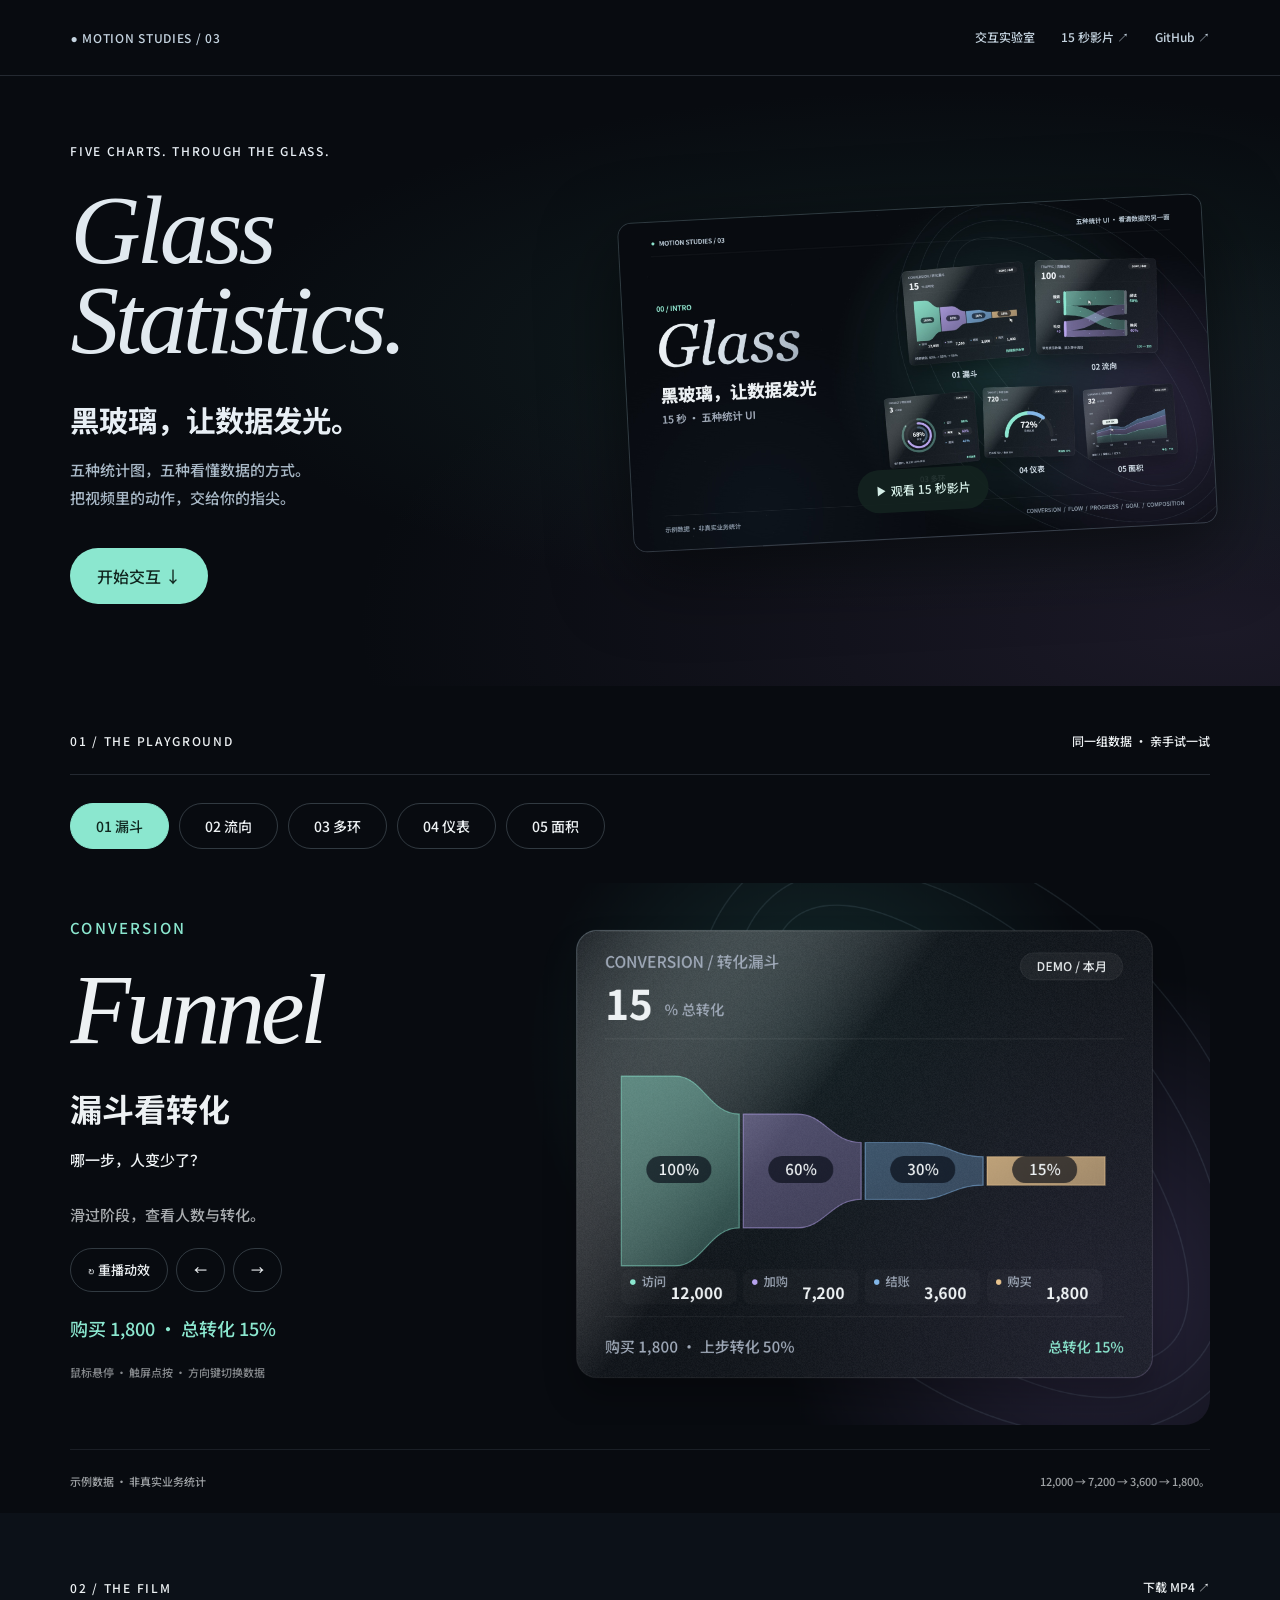
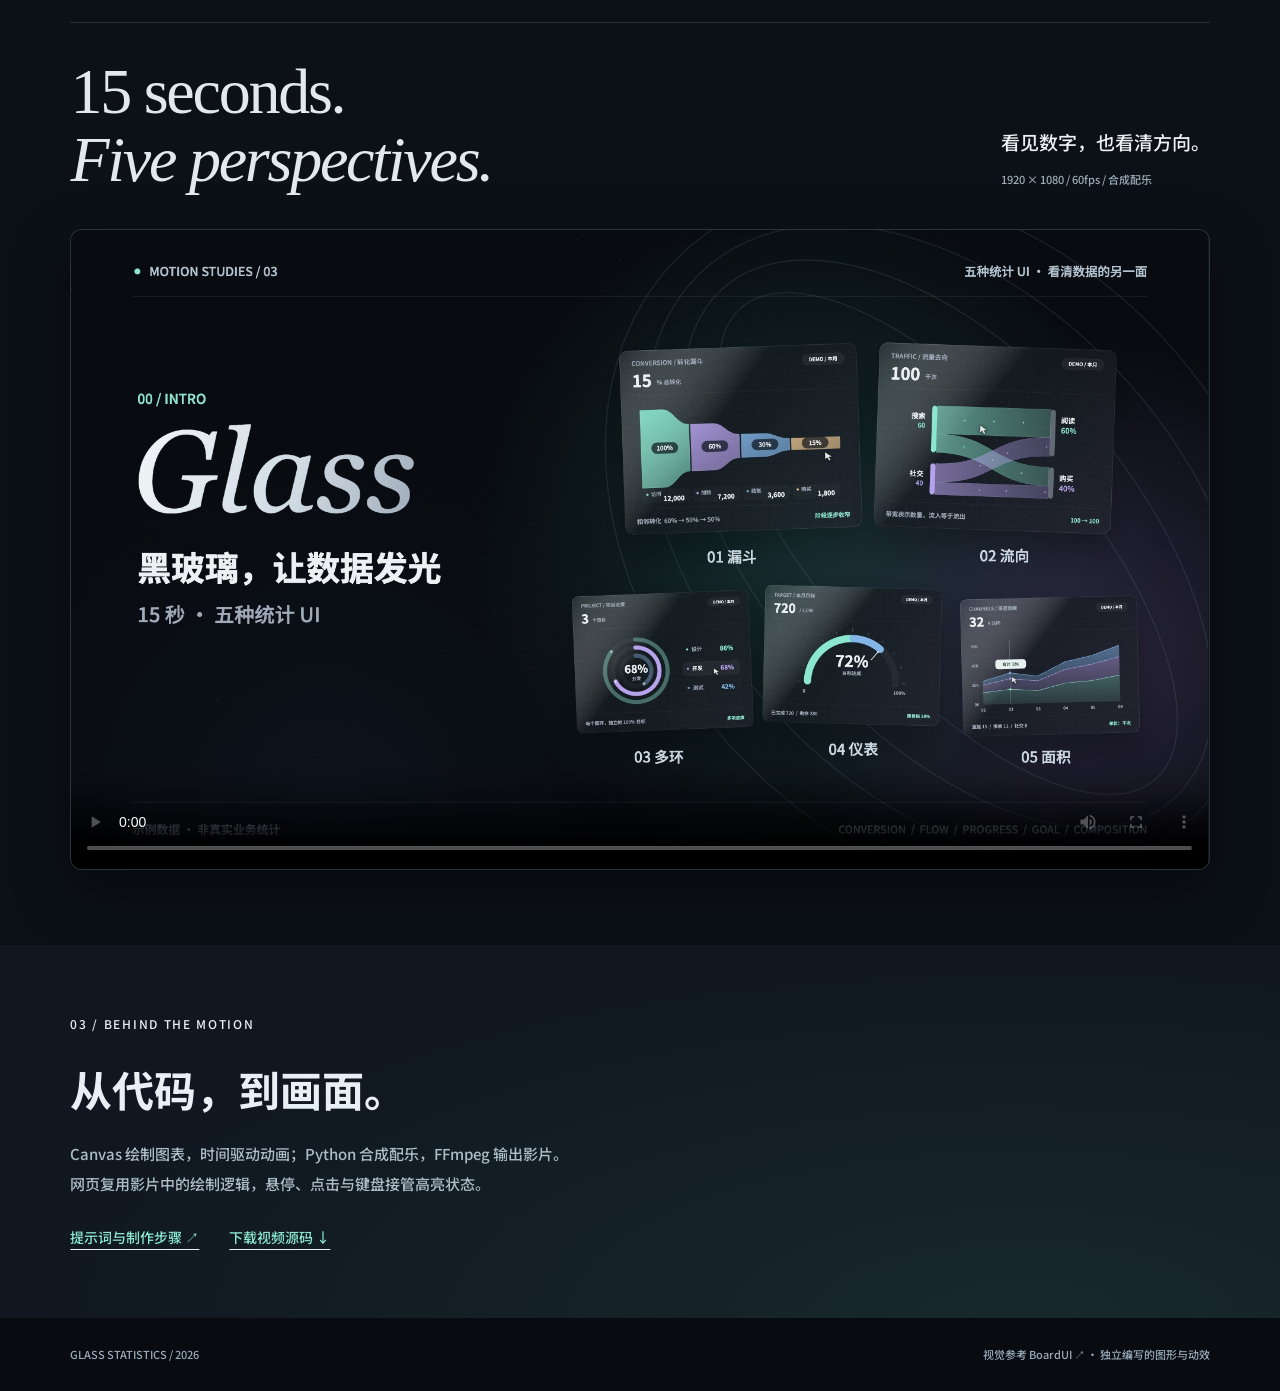
<file: index.html>
<!doctype html>
<html lang="zh-CN"><head><meta charset="utf-8"><meta name="viewport" content="width=device-width,initial-scale=1"><meta name="description" content="15 秒看懂五种统计图 UI，亲手操作漏斗、桑基、多环、仪表与堆叠面积图。"><title>Glass Statistics · 黑色毛玻璃图表实验室</title><link rel="stylesheet" href="site/style.css"></head>
<body>
<header><a class="brand" href="#">● MOTION STUDIES / 03</a><nav><a href="#playground">交互实验室</a><a href="#film">15 秒影片 ↗</a><a href="https://github.com/Jdb156158/vibe-charts2">GitHub ↗</a></nav></header>
<main>
<section class="hero"><div><p class="eyebrow">FIVE CHARTS. THROUGH THE GLASS.</p><h1>Glass<br><span>Statistics.</span></h1><h2>黑玻璃，让数据发光。</h2><p>五种统计图，五种看懂数据的方式。<br>把视频里的动作，交给你的指尖。</p><a class="button dark" href="#playground">开始交互 ↓</a></div><a class="hero-preview" href="#film" aria-label="播放 15 秒图表动效视频"><img src="media/poster.jpg" alt="漏斗、桑基、多环、仪表、面积五种图表同屏"><span class="play-label">▶ 观看 15 秒影片</span></a></section>
<section id="playground" class="lab"><div class="section-head"><p class="eyebrow">01 / THE PLAYGROUND</p><span>同一组数据 · 亲手试一试</span></div>
<div class="tabs" role="tablist" aria-label="选择图表"><button role="tab" id="tab-0" aria-controls="chart-panel" aria-selected="true" data-mode="0">01 漏斗</button><button role="tab" id="tab-1" aria-controls="chart-panel" aria-selected="false" tabindex="-1" data-mode="1">02 流向</button><button role="tab" id="tab-2" aria-controls="chart-panel" aria-selected="false" tabindex="-1" data-mode="2">03 多环</button><button role="tab" id="tab-3" aria-controls="chart-panel" aria-selected="false" tabindex="-1" data-mode="3">04 仪表</button><button role="tab" id="tab-4" aria-controls="chart-panel" aria-selected="false" tabindex="-1" data-mode="4">05 面积</button></div>
<div class="demo" id="chart-panel" role="tabpanel" aria-labelledby="tab-0"><div class="demo-copy"><p id="kicker" class="eyebrow">CONVERSION</p><h2 id="chart-title">Funnel</h2><h3 id="chart-subtitle">漏斗看转化</h3><p id="description">哪一步，人变少了？</p><p id="instruction" class="instruction">滑过阶段，查看人数与转化。</p><div class="controls"><button id="replay">↻ 重播动效</button><button id="previous" aria-label="上一项">←</button><button id="next" aria-label="下一项">→</button><button id="all-flows" hidden>显示全部流向</button></div><div id="goal-control" hidden><label for="goal">目标达成 <output id="goal-value">72%</output></label><input id="goal" type="range" min="0" max="100" value="72" aria-label="目标达成百分比"></div><p id="readout" class="readout" aria-live="polite" aria-atomic="true"></p><p class="keyboard-hint">鼠标悬停 · 触屏点按 · 方向键切换数据</p></div><div class="chart-wrap"><canvas id="chart" width="1020" height="800" tabindex="0" role="img" aria-label="漏斗图，使用方向键查看四个阶段"></canvas></div></div>
<div class="lab-footer"><span>示例数据 · 非真实业务统计</span><span id="data-note">12,000 → 7,200 → 3,600 → 1,800。</span></div></section>
<section class="film" id="film"><div class="section-head"><p class="eyebrow">02 / THE FILM</p><a href="media/charts-glass-15s.mp4" download>下载 MP4 ↗</a></div><div class="film-heading"><h2>15 seconds.<br><em>Five perspectives.</em></h2><p>看见数字，也看清方向。<br><span>1920 × 1080 / 60fps / 合成配乐</span></p></div><video controls playsinline preload="metadata" poster="media/poster.jpg"><source src="media/charts-glass-15s.mp4" type="video/mp4">你的浏览器不支持视频播放，请下载 MP4。</video></section>
<section class="make"><p class="eyebrow">03 / BEHIND THE MOTION</p><h2>从代码，到画面。</h2><p>Canvas 绘制图表，时间驱动动画；Python 合成配乐，FFmpeg 输出影片。<br>网页复用影片中的绘制逻辑，悬停、点击与键盘接管高亮状态。</p><div><a href="https://github.com/Jdb156158/vibe-charts2#readme">提示词与制作步骤 ↗</a><a href="media/charts-glass-source.zip" download>下载视频源码 ↓</a></div></section>
</main><footer><span>GLASS STATISTICS / 2026</span><span>视觉参考 <a href="https://www.boardui.com/zh-hans">BoardUI ↗</a> · 独立编写的图形与动效</span></footer><script src="site/charts.js"></script></body></html>
</file>
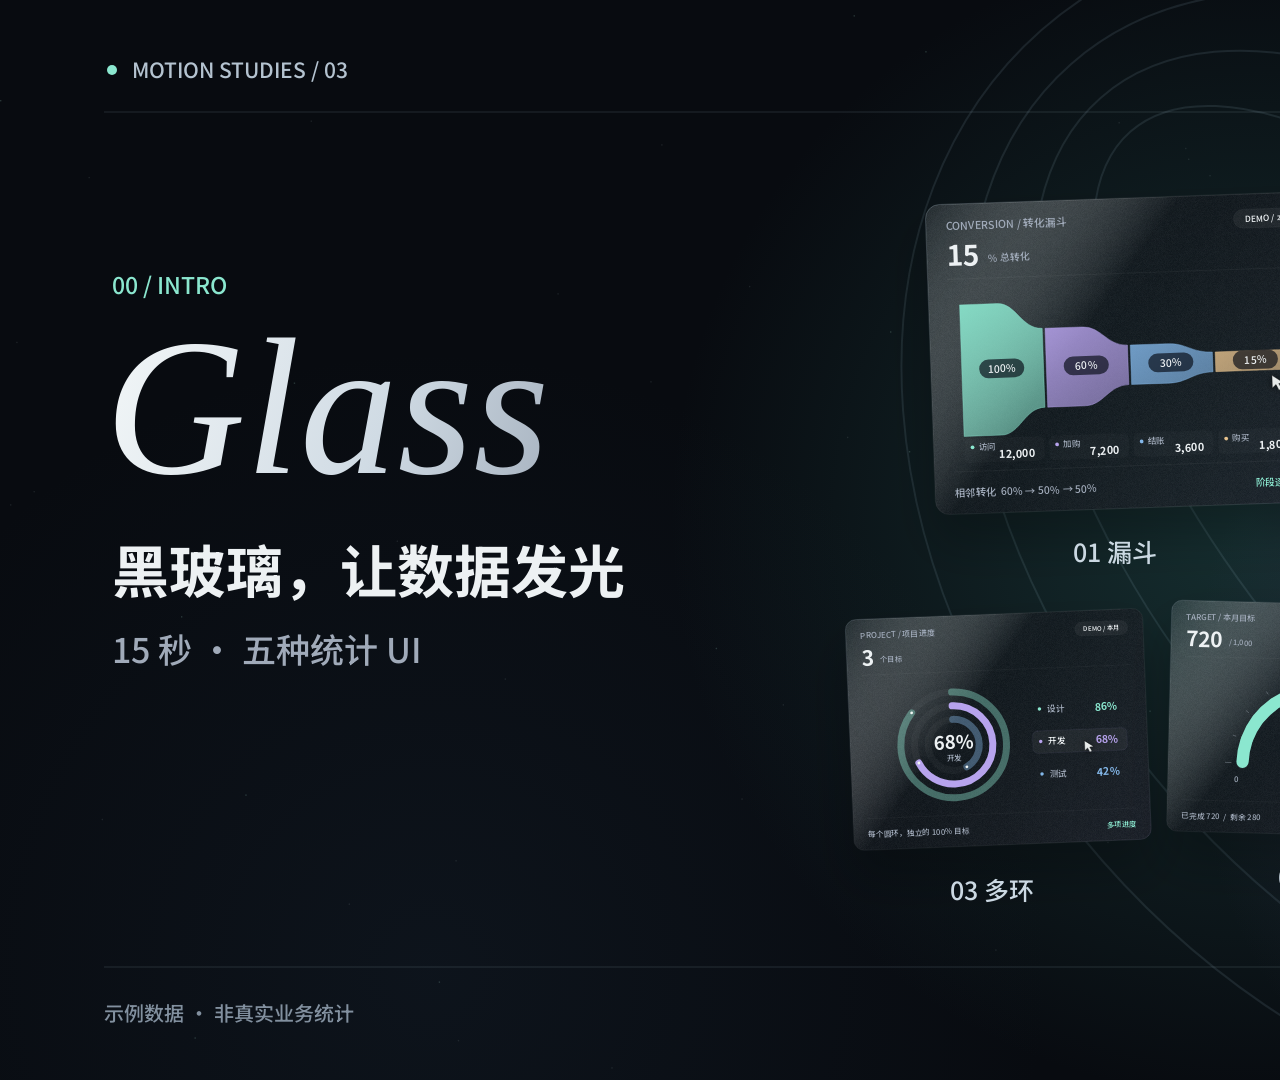
<file: film/index.html>
<!doctype html>
<html lang="zh-CN" data-composition-variables='[{"id":"accent","type":"color","label":"强调色","default":"#8be7cf"},{"id":"intro","type":"string","label":"开场标题","default":"黑玻璃，让数据发光"},{"id":"ending","type":"string","label":"片尾结语","default":"也看清方向。"}]'>
<head><meta charset="utf-8"><title>Glass Statistics · Charts in Motion 03</title><style>@font-face{font-family:SC;src:url('assets/fonts/NotoSansSC-500.woff');font-weight:500}@font-face{font-family:SC;src:url('assets/fonts/NotoSansSC-700.woff');font-weight:700}html,body{margin:0;background:#080b10;color:#edf1f3}canvas{display:block;width:1920px;height:1080px}</style><script src="vendor/gsap.min.js"></script></head>
<body><canvas id="film" width="1920" height="1080" data-composition-id="glass-stats" data-duration="15" data-width="1920" data-height="1080" data-fps="60" data-om-id="film"></canvas><script src="vendor/om.js"></script><script>
const canvas=document.querySelector('#film'),g=canvas.getContext('2d'),bg=document.createElement('canvas');bg.width=1920;bg.height=1080;const b=bg.getContext('2d');
const V=OM.vars(),C=[V.accent||'#8be7cf','#b7a3ed','#83b7e9','#e8c38e'],WHITE='#edf1f3',MUTED='#a0aab9',B=60/128,starts=[0,4*B,9*B,14*B,19*B,23*B,28*B];
const grain=document.createElement('canvas');grain.width=grain.height=128;const ng=grain.getContext('2d'),nd=ng.createImageData(128,128);let seed=7351;for(let i=0;i<nd.data.length;i+=4){seed=(1664525*seed+1013904223)>>>0;const v=seed>>>24;nd.data[i]=nd.data[i+1]=nd.data[i+2]=v;nd.data[i+3]=255;}ng.putImageData(nd,0,0);const grainPattern=g.createPattern(grain,'repeat');
const clamp=x=>Math.max(0,Math.min(1,x)),ease=x=>1-Math.pow(1-clamp(x),4),lerp=(a,b,p)=>a+(b-a)*p;
function text(s,x,y,size=28,color=WHITE,align='left',serif=false,weight=500){g.fillStyle=color;g.font=serif?`italic ${size}px Georgia`:`${weight} ${size}px SC`;g.textAlign=align;g.textBaseline='middle';g.fillText(s,x,y)}
function rr(x,y,w,h,r=18,fill){g.beginPath();g.roundRect(x,y,w,h,r);if(fill){g.fillStyle=fill;g.fill()}}
function line(x,y,x2,y2,c='#ffffff18',w=1){g.beginPath();g.moveTo(x,y);g.lineTo(x2,y2);g.strokeStyle=c;g.lineWidth=w;g.stroke()}
function dot(x,y,r,c){g.beginPath();g.arc(x,y,r,0,Math.PI*2);g.fillStyle=c;g.fill()}
function pill(s,x,y,w=140,color=WHITE){rr(x,y,w,40,20,'#ffffff0d');g.strokeStyle='#ffffff16';g.lineWidth=1;g.stroke();text(s,x+w/2,y+20,18,color,'center')}
function background(t){
 b.fillStyle='#080b10';b.fillRect(0,0,1920,1080);
 const lights=[[1250+180*Math.sin(t*.22),390+130*Math.cos(t*.31),580,'#275b5870'],[1660+60*Math.cos(t*.27),710+100*Math.sin(t*.29),530,'#4d416c7a'],[430+100*Math.sin(t*.18),970,620,'#253b512e']];
 for(const[x,y,r,c]of lights){let grad=b.createRadialGradient(x,y,0,x,y,r);grad.addColorStop(0,c);grad.addColorStop(1,c.slice(0,7)+'00');b.fillStyle=grad;b.fillRect(0,0,1920,1080)}
 b.save();b.strokeStyle='#afcfe51c';b.lineWidth=2;for(let i=0;i<4;i++){b.beginPath();b.ellipse(1480,530,220+i*94,530+i*45,-.72+t*.012,0,Math.PI*2);b.stroke()}b.restore();
 for(let i=0;i<54;i++){const x=(i*487.31+Math.sin(i*9)*170+15*t)%1920,y=(i*239.17+Math.cos(i)*100)%1080;b.fillStyle=i%3?'#ccdce31a':'#b0e6db30';b.fillRect(x,y,1.4,1.4)}
 g.drawImage(bg,0,0);
}
function glass(){
 g.save();g.shadowColor='#00000080';g.shadowBlur=48;g.shadowOffsetY=28;rr(0,0,850,660,30,'#090d1380');g.restore();
 g.save();rr(0,0,850,660,30);g.clip();g.save();g.setTransform(1,0,0,1,0,0);g.filter='blur(26px)';g.drawImage(bg,0,0);g.restore();
 let fill=g.createLinearGradient(0,0,850,660);fill.addColorStop(0,'#ffffff0d');fill.addColorStop(.4,'#10151bb0');fill.addColorStop(1,'#141820bc');g.fillStyle=fill;g.fillRect(0,0,850,660);
 let sheen=g.createLinearGradient(0,0,850,660);sheen.addColorStop(0,'#d9f2ff0c');sheen.addColorStop(.46,'#ffffff00');sheen.addColorStop(1,'#cdbaff09');g.fillStyle=sheen;g.fillRect(0,0,850,660);g.globalAlpha=.045;g.fillStyle=grainPattern;g.fillRect(0,0,850,660);g.restore();
 let edge=g.createLinearGradient(0,0,850,660);edge.addColorStop(0,'#d2e8f94f');edge.addColorStop(.35,'#ffffff12');edge.addColorStop(.8,'#ffffff24');edge.addColorStop(1,'#d8c5ff38');rr(0,0,850,660,30);g.strokeStyle=edge;g.lineWidth=1.5;g.stroke();
 line(34,1,790,1,'#ffffff20');
}
function shell(label,value,unit=''){glass();text(label,42,46,23,MUTED);text(value,42,109,60,WHITE,'left',false,700);const tw=g.measureText(value).width;text(unit,60+tw,117,21,MUTED);pill('DEMO / 本月',655,33,151);line(42,160,808,160)}
function footer(left,right=''){line(42,570,808,570);text(left,42,615,22,MUTED);text(right,808,615,21,C[0],'right')}
function tooltip(s,x,y,w=142){rr(x,y,w,46,14,'#e7f1ef');text(s,x+w/2,y+23,20,'#132521','center')}
function cursor(x,y,u){if(u<.8)return;g.save();g.translate(x,y);g.shadowColor='#0008';g.shadowBlur=6;g.beginPath();g.moveTo(0,0);g.lineTo(0,27);g.lineTo(8,20);g.lineTo(14,32);g.lineTo(20,29);g.lineTo(14,18);g.lineTo(25,17);g.closePath();g.fillStyle='#f1f5f4';g.fill();g.strokeStyle='#1119';g.lineWidth=1.5;g.stroke();g.restore()}
function funnel(u){
 shell('CONVERSION / 转化漏斗','15','% 总转化');const vals=[12000,7200,3600,1800],names=['访问','加购','结账','购买'];
 for(let i=0;i<4;i++){let p=ease((u+.08-i*.08)/.62),x=66+i*180,h=280*vals[i]/12000*p,next=280*vals[Math.min(3,i+1)]/12000*p;let grad=g.createLinearGradient(x,220,x+170,490);grad.addColorStop(0,C[i]+'e8');grad.addColorStop(1,C[i]+'88');
 g.beginPath();g.moveTo(x,355-h/2);g.lineTo(x+80,355-h/2);g.bezierCurveTo(x+120,355-h/2,x+130,355-next/2,x+174,355-next/2);g.lineTo(x+174,355+next/2);g.bezierCurveTo(x+130,355+next/2,x+120,355+h/2,x+80,355+h/2);g.lineTo(x,355+h/2);g.closePath();g.fillStyle=grad;g.fill();g.strokeStyle=C[i]+'90';g.lineWidth=1.5;g.stroke();
 if(u>.45){rr(x+37,333,96,40,20,'#080d17ab');text([100,60,30,15][i]+'%',x+85,353,22,WHITE,'center')}
 rr(x,500,170,52,12,'#ffffff06');dot(x+17,519,4,C[i]);text(names[i],x+30,518,18,MUTED);text(vals[i].toLocaleString('en-US'),x+150,535,23,WHITE,'right',false,700);
 }
 footer('相邻转化  60% → 50% → 50%','阶段逐步收窄');cursor(725,388,u);
}
function ribbon(x1,y1,x2,y2,h,c,alpha,p){g.save();g.globalAlpha=alpha;g.beginPath();g.rect(180,175,460*p,380);g.clip();g.beginPath();g.moveTo(x1,y1);g.bezierCurveTo(x1+210,y1,x2-210,y2,x2,y2);g.lineTo(x2,y2+h);g.bezierCurveTo(x2-210,y2+h,x1+210,y1+h,x1,y1+h);g.closePath();let grad=g.createLinearGradient(x1,0,x2,0);grad.addColorStop(0,c+'95');grad.addColorStop(1,c+'45');g.fillStyle=grad;g.fill();g.strokeStyle=c+'70';g.lineWidth=1;g.stroke();g.restore()}
function bez(a,b,c,d,t){return (1-t)**3*a+3*(1-t)**2*t*b+3*(1-t)*t*t*c+t**3*d}
function sankey(u){
 shell('TRAFFIC / 流量去向','100','千次');let p=ease((u+.1)/.75),focus=u>1.05;
 const bands=[[220,220,100.8,0],[320.8,428,67.2,0],[428,320.8,67.2,1],[495.2,495.2,44.8,1]];
 for(const[y1,y2,h,c]of bands){let alpha=focus&&c===1?.24:1;ribbon(214,y1,622,y2,h,C[c],alpha,p);if(u>.5){for(let k=0;k<3;k++){let q=((u*.24+k*.31+c*.17)%1)*p,x=bez(214,424,412,622,q),y=bez(y1+h/2,y1+h/2,y2+h/2,y2+h/2,q);g.globalAlpha=alpha;dot(x,y,2.5,C[c]);g.globalAlpha=1}}}
 for(let i=0;i<2;i++){let y=i?428:220,h=i?112:168;rr(196,y,18,h,9,C[i]);rr(622,y,18,h,9,'#c5d3dc6b');text(i?'社交':'搜索',172,y+38,25,focus&&i?'#697383':WHITE,'right');text(i?'40':'60',172,y+72,23,C[i],'right');text(i?'购买':'阅读',660,y+38,25);text(i?'40%':'60%',660,y+74,27,C[i]);}
 footer(focus?'聚焦搜索：阅读 36 · 购买 24':'带宽表示数量，流入等于流出','100 → 100');cursor(256+150*ease((u-.65)/.5),285,u);
}
function arc(cx,cy,r,a1,a2,width,color){g.beginPath();g.arc(cx,cy,r,a1,a2);g.strokeStyle=color;g.lineWidth=width;g.lineCap='round';g.stroke()}
function rings(u){
 shell('PROJECT / 项目进度','3','个目标');const vals=[86,68,42],labels=['设计','开发','测试'],focus=u>=1?1:0,cx=296,cy=369;
 vals.forEach((v,i)=>{let r=151-i*39,p=ease((u+.12-i*.09)/.8);arc(cx,cy,r,-Math.PI/2,Math.PI*1.5,20,'#ffffff09');arc(cx,cy,r,-Math.PI/2,-Math.PI/2+Math.PI*2*v/100*p,20,i===focus?C[i]:C[i]+'60');let a=-Math.PI/2+Math.PI*2*v/100*p;dot(cx+Math.cos(a)*r,cy+Math.sin(a)*r,4,'#f4f8f5');let y=276+i*93;if(i===focus){rr(522,y-30,270,64,15,'#ffffff0c');g.strokeStyle=C[i]+'30';g.lineWidth=1;g.stroke()}dot(545,y,5,C[i]);text(labels[i],566,y,25,i===focus?WHITE:MUTED);text(v+'%',767,y,30,C[i],'right',false,700)});
 text(Math.round(vals[focus]*ease((u+.15)/.8))+'%',cx,360,53,WHITE,'center',false,700);text(labels[focus],cx,407,22,MUTED,'center');footer('每个圆环，独立的 100% 目标','多项进度');cursor(670,280+93*ease((u-.6)/.5),u);
}
function gauge(u){
 let p=ease((u+.06)/1),v=72*p;shell('TARGET / 本月目标',Math.round(720*p).toString(),'/ 1,000');let cx=425,cy=460,r=212;
 arc(cx,cy,r,Math.PI,Math.PI*2,35,'#ffffff0b');for(let i=0;i<10;i++){let a=Math.PI+i*Math.PI/10+.014,end=Math.min(Math.PI+(i+1)*Math.PI/10-.014,Math.PI+Math.PI*v/100);if(end>a)arc(cx,cy,r,a,end,35,i<5?C[0]:C[2])}
 for(let i=0;i<=10;i++){let a=Math.PI+i*Math.PI/10;line(cx+Math.cos(a)*245,cy+Math.sin(a)*245,cx+Math.cos(a)*(i%5?253:261),cy+Math.sin(a)*(i%5?253:261),'#cedae66a',2)}
 let a=Math.PI+Math.PI*v/100;line(cx+Math.cos(a)*146,cy+Math.sin(a)*146,cx+Math.cos(a)*194,cy+Math.sin(a)*194,'#e4f1ee',4);dot(cx+Math.cos(a)*194,cy+Math.sin(a)*194,4,'#f4faf8');text(Math.round(v)+'%',425,357,75,WHITE,'center',false,700);text('目标达成',425,415,23,MUTED,'center');text('0',197,506,22,MUTED,'center');text('100%',657,506,22,MUTED,'center');footer('已完成 720  /  剩余 280','距目标 28%');
}
const areaData=[[12,15,13,20,22,27],[8,11,10,14,17,19],[4,6,5,8,9,12]];
function area(u){
 const p=ease((u+.1)/.85),k=Math.min(5,Math.max(0,Math.floor((u-.4)*3))),sum=areaData.reduce((s,a)=>s+a[k],0);shell('CHANNELS / 渠道贡献',sum.toString(),'K 访问');
 const x=i=>100+i*132,y=v=>508-v/60*280;[0,20,40,60].forEach(v=>{line(100,y(v),760,y(v),'#ffffff10');text(v+'K',80,y(v),18,MUTED,'right')});
 g.save();g.beginPath();g.rect(90,200,690*p,320);g.clip();let base=[0,0,0,0,0,0];areaData.forEach((data,j)=>{let top=data.map((v,i)=>v+base[i]);g.beginPath();top.forEach((v,i)=>i?g.lineTo(x(i),y(v)):g.moveTo(x(i),y(v)));for(let i=5;i>=0;i--)g.lineTo(x(i),y(base[i]));g.closePath();let grad=g.createLinearGradient(0,215,0,510);grad.addColorStop(0,C[j]+'90');grad.addColorStop(1,C[j]+'22');g.fillStyle=grad;g.fill();g.beginPath();top.forEach((v,i)=>i?g.lineTo(x(i),y(v)):g.moveTo(x(i),y(v)));g.strokeStyle=C[j];g.lineWidth=2;g.stroke();base=top});g.restore();
 for(let i=0;i<6;i++)text('0'+(i+1),x(i),535,20,MUTED,'center');if(u>.75){line(x(k),200,x(k),508,'#e5f6f066',2);let total=0;areaData.forEach((a,j)=>{total+=a[k];dot(x(k),y(total),5,C[j])});tooltip('合计 '+sum+'K',Math.min(646,Math.max(72,x(k)-70)),Math.max(172,y(sum)-65),148);cursor(x(k)+9,y(sum)+20,u)}
 footer('直接 '+areaData[0][k]+'  /  搜索 '+areaData[1][k]+'  /  社交 '+areaData[2][k],'单位：千次');
}
const charts=[funnel,sankey,rings,gauge,area];
function panel(fn,x,y,s,u,angle=0){g.save();g.translate(x,y);g.rotate(angle);g.scale(s,s);fn(u);g.restore()}
function collage(u){let bob=7*Math.sin(u*1.35);panel(funnel,925,205+bob,.47,u+1,-.035);panel(sankey,1365,190-bob,.47,u+.8,.035);panel(rings,845,620-bob,.35,u+1,-.04);panel(gauge,1172,600+bob,.35,u+1,.025);panel(area,1500,625-bob,.35,u+.8,-.025);[['01 漏斗',1115,552],['02 流向',1575,550],['03 多环',992,890],['04 仪表',1320,877],['05 面积',1645,890]].forEach(([s,x,y])=>text(s,x,y,25,'#cbd8e2','center'))}
const labels=[['00 / INTRO','Glass',V.intro||'黑玻璃，让数据发光','15 秒 · 五种统计 UI'],['01 / CONVERSION','Funnel','漏斗看转化','哪一步，人变少了？'],['02 / DESTINATION','Flow','流向看去处','从哪里来，往哪里去。'],['03 / PROGRESS','Rings','多环看进度','多个目标，各走多远。'],['04 / GOAL','Gauge','仪表看达成','离目标，还差多少。'],['05 / COMPOSITION','Layers','面积看构成','总量变化，谁在推动？'],['06 / FINALE','Clarity','看见数字',V.ending||'也看清方向。']];
function scene(sc,t){const u=t-starts[sc];background(t);line(104,112,1816,112,'#c4deec25');dot(112,70,5,C[0]);text('MOTION STUDIES / 03',132,70,21,'#b4c3d0');text('五种统计 UI · 看清数据的另一面',1816,70,21,'#b4c3d0','right');
 const L=labels[sc],offset=sc?20*(1-ease(u/.3)):0;text(L[0],112,285+offset,23,C[0]);let title=g.createLinearGradient(105,320,660,520);title.addColorStop(0,'#f3f7f8');title.addColorStop(.5,'#d0dbe4');title.addColorStop(1,'#8e9aaa');text(L[1],105,422+offset,sc===0?195:177,title,'left',true);text(L[2],112,571+offset,sc===0?57:68,WHITE,'left',false,700);text(L[3],112,650+offset,sc===6?58:34,sc===6?'#dbe5ec':MUTED);
 if(sc===0||sc===6)collage(u);else panel(charts[sc-1],900,220+22*(1-ease(u/.4)),1,u);
 line(104,967,1816,967,'#c4deec25');text('示例数据 · 非真实业务统计',104,1013,20,'#82909f');text('CONVERSION  /  FLOW  /  PROGRESS  /  GOAL  /  COMPOSITION',1816,1013,18,'#82909f','right');g.fillStyle=C[0];g.fillRect(0,1075,t/15*1920,5);
}
window.draw=function(t){t=Math.max(0,Math.min(14.999,t));let sc=0;for(let i=1;i<starts.length;i++)if(t>=starts[i])sc=i;scene(sc,t)};
const tl=gsap.timeline({paused:true});starts.forEach((s,i)=>tl.addLabel('scene:'+i,s));OM.clock(tl,t=>draw(t),15);window.__timelines={'glass-stats':tl};OM.region('titles',()=>[100,260,710,430],'章节标题与讲解');OM.region('chart',t=>t>=starts[1]&&t<starts[6]?[900,220,850,660]:[830,175,990,750],'图表');
window.ready=Promise.all([document.fonts.load('500 30px SC'),document.fonts.load('700 60px SC')]).then(()=>document.fonts.ready).then(()=>draw(0));
</script><audio id="om-sound" src="assets/sound.wav" preload="auto"></audio></body></html>
</file>
<file: site/style.css>
@font-face{font-family:SC;src:url('../film/assets/fonts/NotoSansSC-500.woff');font-weight:500;font-display:swap}@font-face{font-family:SC;src:url('../film/assets/fonts/NotoSansSC-700.woff');font-weight:700;font-display:swap}
:root{--orange:#8be7cf;--paper:#080b10;--night:#10161e}*{box-sizing:border-box}html{scroll-behavior:smooth;scroll-padding-top:22px}body{margin:0;background:var(--paper);color:var(--night);font-family:SC,sans-serif;font-weight:500}a{color:inherit;text-decoration:none}button{font:inherit;cursor:pointer}a:focus-visible,button:focus-visible,canvas:focus-visible{outline:3px solid #477c79;outline-offset:5px}header{background:var(--orange);color:#e8eff5;display:flex;justify-content:space-between;align-items:center;padding:28px 5.5%;font-size:12px;border-bottom:1px solid #ffffff38}nav{display:flex;gap:26px}.brand{letter-spacing:.06em}.hero{background:var(--orange);color:#e8eff5;padding:66px 5.5% 82px;display:grid;grid-template-columns:1fr 1.15fr;gap:4%;align-items:center}.eyebrow{font-size:12px;letter-spacing:.14em;margin:0 0 26px}h1{font:italic clamp(70px,7.6vw,130px)/.93 Georgia,serif;letter-spacing:-.04em;margin:0 0 32px}h1 span{white-space:nowrap}.hero h2{font-size:clamp(24px,2.4vw,40px);margin:0 0 16px}.hero p:not(.eyebrow){font-size:15px;line-height:1.9;color:#a9b9c7}.button{display:inline-block;padding:16px 27px;border-radius:32px;margin-top:20px}.dark{color:#e8eff5;background:var(--night)}.hero-preview{position:relative;display:block;transform:rotate(-3deg);box-shadow:0 24px 65px #6d180d44;border:1px solid #ffffff42;border-radius:14px;overflow:hidden;transition:transform .25s}.hero-preview:hover{transform:rotate(0)}.hero-preview img{display:block;width:100%;height:auto}.play-label{position:absolute;left:50%;bottom:8%;transform:translateX(-50%);border-radius:25px;padding:12px 18px;background:#10161ee8;font-size:12px;white-space:nowrap}.lab{padding:46px 5.5% 24px;transition:background .3s,color .3s}.section-head{display:flex;justify-content:space-between;align-items:center;padding-bottom:25px;border-bottom:1px solid #8f887a44;font-size:12px}.section-head .eyebrow{margin:0}.tabs{display:flex;gap:10px;padding:28px 0 10px;flex-wrap:wrap}.tabs button{background:transparent;color:inherit;border:1px solid #8f887a66;padding:12px 25px;border-radius:28px;font-size:14px}.tabs button[aria-selected=true]{background:var(--orange);color:#fff;border-color:var(--orange)}.demo{display:grid;grid-template-columns:.85fr 1.4fr;align-items:center;gap:30px;min-height:590px}.demo-copy{padding:30px 0}.demo-copy .eyebrow{color:var(--orange);margin-bottom:20px}.demo-copy h2{font:italic clamp(62px,7.7vw,120px)/1 Georgia,serif;letter-spacing:-.045em;margin:0 0 25px}.demo-copy h3{font-size:32px;margin:0 0 12px}.demo-copy>p{font-size:15px;line-height:1.8}.instruction{margin-top:28px;opacity:.7}.controls{display:flex;gap:8px;flex-wrap:wrap;margin:20px 0}.controls button{border:1px solid #8f887a66;background:transparent;color:inherit;border-radius:24px;min-height:44px;padding:10px 17px;font-size:13px}.controls button:hover{background:#8be7cf1a}.readout{font-size:18px!important;min-height:33px;color:var(--orange)}.keyboard-hint{font-size:11px!important;opacity:.55}.chart-wrap{min-width:0}canvas{width:100%;height:auto;display:block;touch-action:pan-y;border-radius:18px}.lab-footer{display:flex;justify-content:space-between;border-top:1px solid #8f887a44;padding-top:23px;gap:12px;font-size:11px;opacity:.65}.lab.is-dark{background:var(--night);color:#f4f0e7}.film{padding:65px 5.5% 75px;background:#0b1017}.film-heading{display:flex;justify-content:space-between;gap:30px;align-items:end;margin:35px 0}.film-heading h2{font:clamp(40px,5vw,72px)/1.06 Georgia,serif;margin:0;letter-spacing:-.035em}.film-heading p{font-size:19px;line-height:1.8;margin:0}.film-heading span{font-size:11px;color:#9cabb8}video{display:block;width:100%;border-radius:12px;background:#10161e;box-shadow:0 20px 60px #24201418}.make{padding:70px 5.5%;background:var(--orange);color:#e8eff5}.make h2{font-size:42px;margin:0 0 20px}.make>p:not(.eyebrow){font-size:15px;line-height:2;color:#a9b9c7}.make>div{display:flex;gap:30px;margin-top:28px;font-size:14px;text-decoration:underline;text-underline-offset:6px}footer{padding:28px 5.5%;background:var(--night);color:#99aaba;display:flex;justify-content:space-between;gap:18px;font-size:11px}[hidden]{display:none!important}
@media(min-width:1600px){header,.hero,.lab,.film,.make,footer{padding-left:max(5.5%,calc((100vw - 1450px)/2));padding-right:max(5.5%,calc((100vw - 1450px)/2))}}@media(max-width:800px){header{padding:22px 6%}nav{gap:16px}nav a:first-child{display:none}.hero{grid-template-columns:1fr;padding:48px 6% 58px;gap:48px}h1{font-size:clamp(64px,20.8vw,86px)}.hero-preview{margin:0 2%}.lab,.film,.make{padding-left:6%;padding-right:6%}.section-head{gap:16px}.section-head>span{font-size:10px}.tabs{gap:8px}.tabs button{padding:10px 14px;font-size:12px}.demo{grid-template-columns:1fr;gap:0;min-height:0}.demo-copy{padding:30px 0 0}.demo-copy h2{font-size:76px;margin-bottom:18px}.demo-copy h3{font-size:28px}.demo-copy .instruction{margin-top:14px}.keyboard-hint{margin-bottom:0}.chart-wrap{margin:0 -4%;}.film-heading{display:block}.film-heading p{margin-top:22px}.make h2{font-size:32px}.make>div{flex-wrap:wrap;gap:18px}footer{flex-direction:column}.lab-footer{font-size:10px}.hero-preview .play-label{font-size:10px;padding:9px 13px}}@media(prefers-reduced-motion:reduce){html{scroll-behavior:auto}*{transition:none!important}.hero-preview{transform:none}}

/* Black frosted glass palette, matched to the film. */
body{color:#edf1f3;background:#080b10}header{background:#080b10;color:#c4d3df;border-color:#c4deec25}.hero{background:radial-gradient(ellipse at 75% 45%,#25494655,transparent 55%),radial-gradient(ellipse at 95% 90%,#51406744,transparent 50%),#080b10}.hero h1,.film h2{color:#e1e9ef}.hero .button{background:#8be7cf;color:#112720}.hero-preview{border-color:#c4deec30;box-shadow:0 24px 75px #0008}.play-label{background:#13231fe8;color:#d5eee7}.section-head,.lab-footer{border-color:#c4deec25}.tabs button,.controls button{border-color:#c4deec38}.tabs button[aria-selected=true]{background:#8be7cf;color:#10271f}.controls button:hover{background:#8be7cf20}.lab{background:#080b10}.film{background:#0c1118}.make{background:radial-gradient(ellipse at 80% 100%,#274b4655,transparent 70%),#101720}.make p:not(.eyebrow){color:#acbdc8}.make a{color:#8be7cf}canvas{border-radius:26px}.chart-wrap{overflow:hidden}footer{background:#080b10}.readout{color:#8be7cf}.film video{border:1px solid #c4deec25;box-shadow:0 20px 60px #0007}#goal-control{max-width:300px;margin:18px 0}#goal-control label{display:flex;justify-content:space-between;color:#b7c8d3;font-size:13px}#goal{width:100%;accent-color:#8be7cf;margin:15px 0;cursor:pointer;min-height:24px}.hero h2{font-size:clamp(24px,2.3vw,38px)}
</file>
